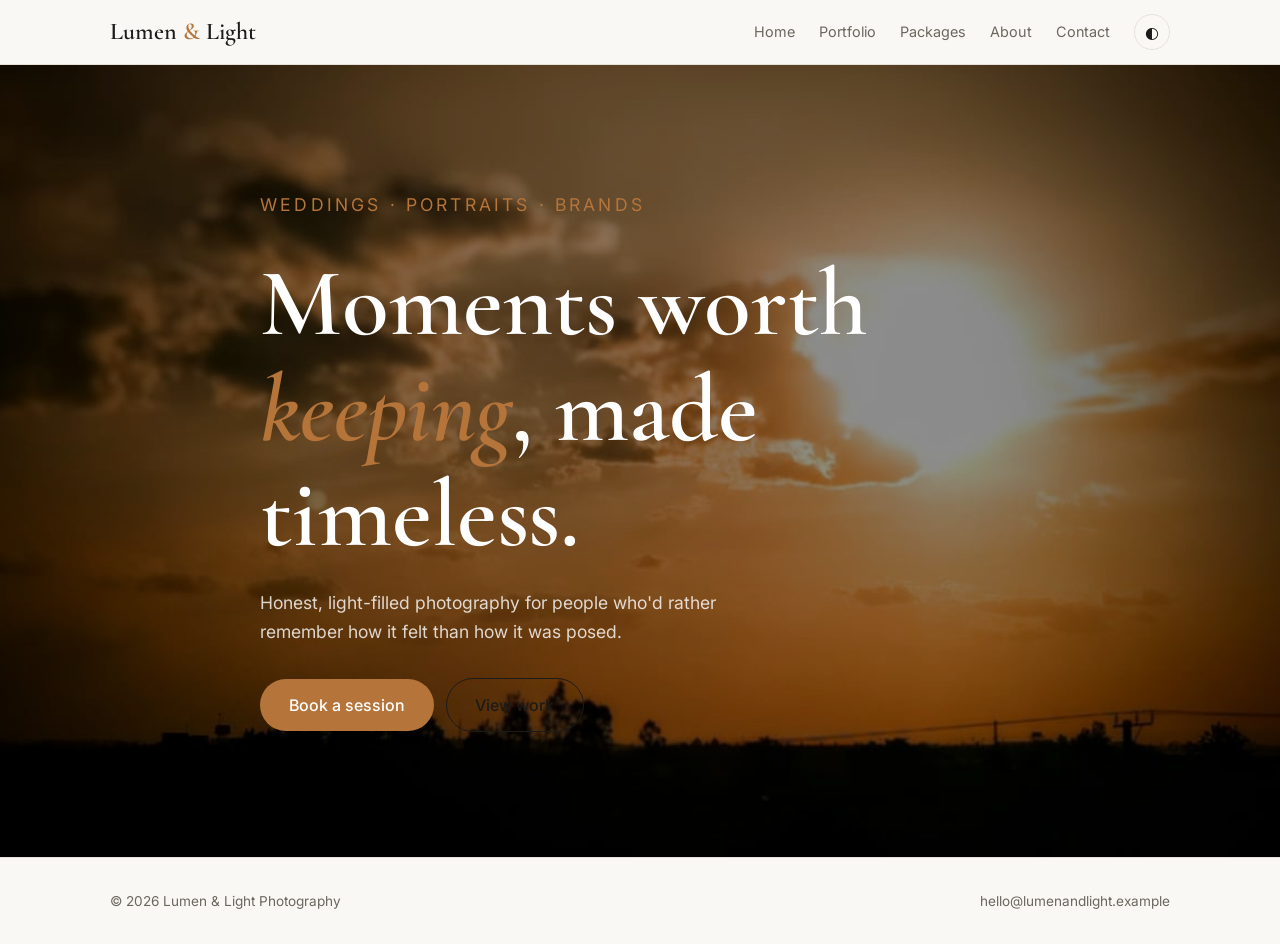
<file: index.html>
<!DOCTYPE html>
<html lang="en">
<head>
<meta charset="utf-8">
<meta name="viewport" content="width=device-width, initial-scale=1, viewport-fit=cover">
<title>Lumen &amp; Light Photography</title>
<link rel="stylesheet" href="https://fonts.googleapis.com/css2?family=Cormorant+Garamond:wght@500;600&family=Inter:wght@400;500&display=swap">
<link rel="stylesheet" href="styles.css">
</head>
<body>
<header>
  <div class="wrap bar">
    <a class="logo" href="index.html">Lumen <span>&amp;</span> Light</a>
    <nav id="nav">
      <a href="index.html" class="active">Home</a>
      <a href="portfolio.html">Portfolio</a>
      <a href="packages.html">Packages</a>
      <a href="about.html">About</a>
      <a href="contact.html">Contact</a>
      <button class="icon-btn" id="theme" aria-label="Toggle light or dark theme">◐</button>
    </nav>
    <button class="icon-btn menu-btn" id="menu" aria-label="Menu">☰</button>
  </div>
</header>

<main id="top">
<section class="hero">
  <!-- Replace "images/hero.jpg" with your actual hero image path -->
  <img class="hero-img" src="assets/WhatsApp Image 2026-11-03 at 18.07.43.jpeg" alt="Hero background photo">
  <div class="wrap">
    <p class="eyebrow">Weddings · Portraits · Brands</p>
    <h1>Moments worth <em>keeping</em>, made timeless.</h1>
    <p>Honest, light-filled photography for people who'd rather remember how it felt than how it was posed.</p>
    <a class="btn" href="contact.html">Book a session</a><a class="btn ghost" href="portfolio.html">View work</a>
  </div>
</section>
</main>

<footer><div class="wrap"><span>© <span id="yr"></span> Lumen &amp; Light Photography</span><span>hello@lumenandlight.example</span></div></footer>

<script src="script.js"></script>
</body>
</html>
</file>
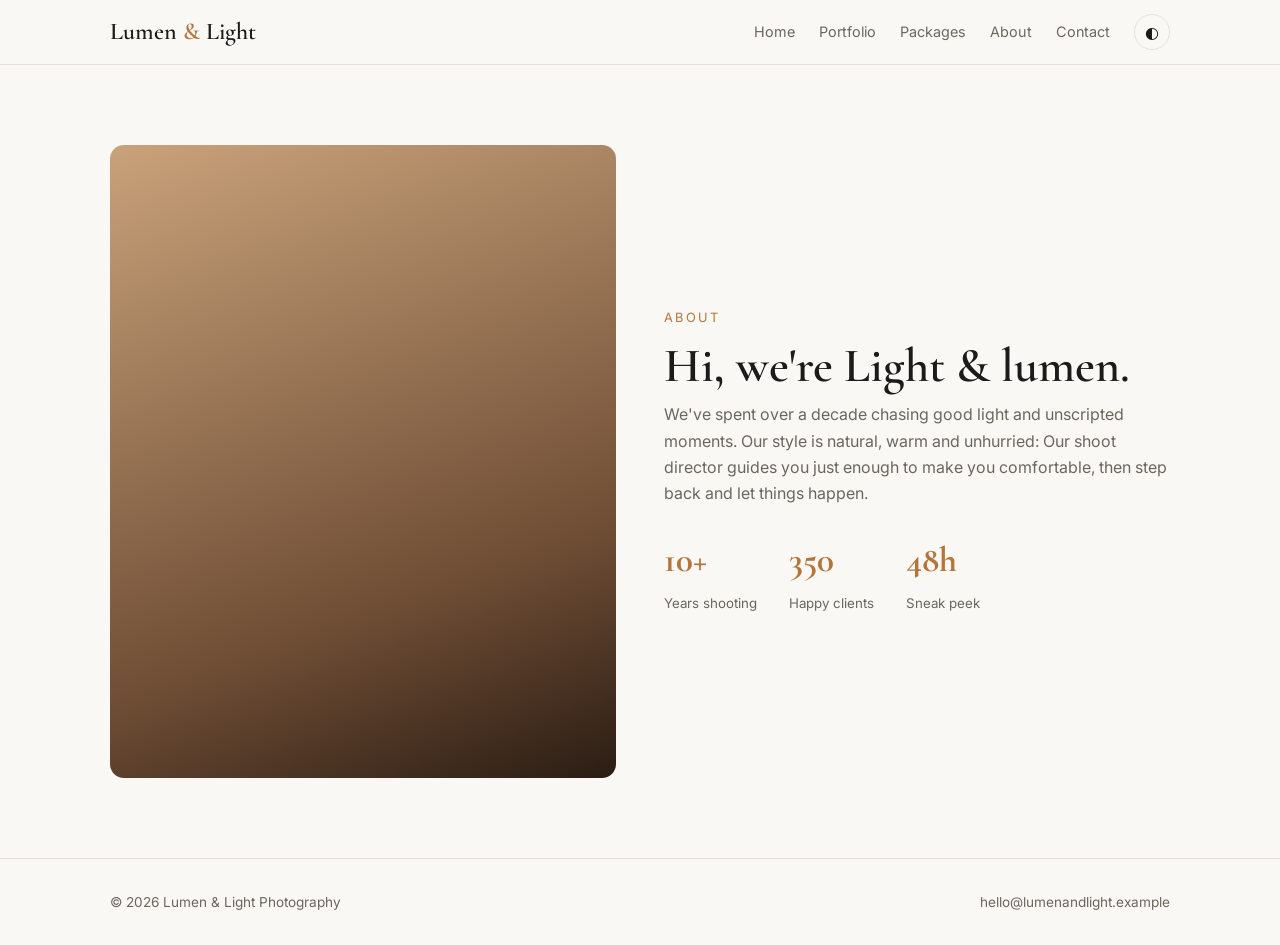
<file: about.html>
<!DOCTYPE html>
<html lang="en">
<head>
<meta charset="utf-8">
<meta name="viewport" content="width=device-width, initial-scale=1, viewport-fit=cover">
<title>About – Lumen &amp; Light Photography</title>
<link rel="stylesheet" href="https://fonts.googleapis.com/css2?family=Cormorant+Garamond:wght@500;600&family=Inter:wght@400;500&display=swap">
<link rel="stylesheet" href="styles.css">
</head>
<body>
<header>
  <div class="wrap bar">
    <a class="logo" href="index.html">Lumen <span>&amp;</span> Light</a>
    <nav id="nav">
      <a href="index.html">Home</a><a href="portfolio.html">Portfolio</a><a href="packages.html">Packages</a><a href="about.html" class="active">About</a><a href="contact.html">Contact</a>
      <button class="icon-btn" id="theme" aria-label="Toggle light or dark theme">◐</button>
    </nav>
    <button class="icon-btn menu-btn" id="menu" aria-label="Menu">☰</button>
  </div>
</header>

<main id="top">
<section id="about">
  <div class="wrap about">
    <div class="portrait" role="img" aria-label="Portrait placeholder"></div>
    <div>
      <p class="eyebrow">About</p>
      <h2>Hi, we're Light & lumen.</h2>
      <p style="color:var(--muted)">We've spent over a decade chasing good light and unscripted moments. Our style is natural, warm and unhurried: Our shoot director guides you just enough to make you comfortable, then step back and let things happen.</p>
      <div class="stats"><div><b>10+</b><small>Years shooting</small></div><div><b>350</b><small>Happy clients</small></div><div><b>48h</b><small>Sneak peek</small></div></div>
    </div>
  </div>
</section>
</main>

<footer><div class="wrap"><span>© <span id="yr"></span> Lumen &amp; Light Photography</span><span>hello@lumenandlight.example</span></div></footer>

<script src="script.js"></script>
</body>
</html>
</file>
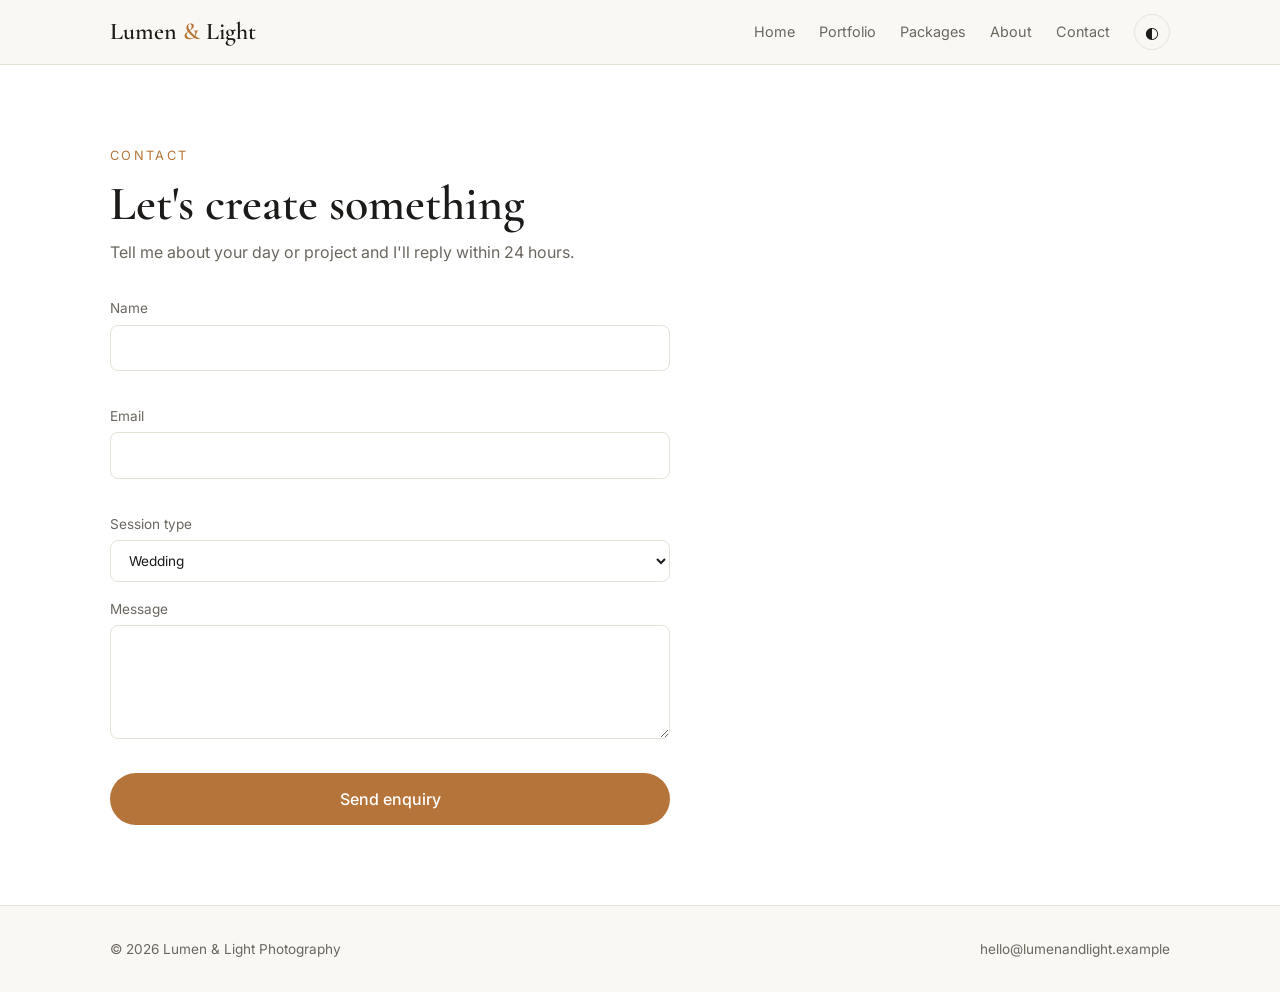
<file: contact.html>
<!DOCTYPE html>
<html lang="en">
<head>
<meta charset="utf-8">
<meta name="viewport" content="width=device-width, initial-scale=1, viewport-fit=cover">
<title>Contact – Lumen &amp; Light Photography</title>
<link rel="stylesheet" href="https://fonts.googleapis.com/css2?family=Cormorant+Garamond:wght@500;600&family=Inter:wght@400;500&display=swap">
<link rel="stylesheet" href="styles.css">
</head>
<body>
<header>
  <div class="wrap bar">
    <a class="logo" href="index.html">Lumen <span>&amp;</span> Light</a>
    <nav id="nav">
      <a href="index.html">Home</a><a href="portfolio.html">Portfolio</a><a href="packages.html">Packages</a><a href="about.html">About</a><a href="contact.html" class="active">Contact</a>
      <button class="icon-btn" id="theme" aria-label="Toggle light or dark theme">◐</button>
    </nav>
    <button class="icon-btn menu-btn" id="menu" aria-label="Menu">☰</button>
  </div>
</header>

<main id="top">
<section id="contact" style="background:var(--surface)">
  <div class="wrap">
    <p class="eyebrow">Contact</p>
    <h2>Let's create something</h2>
    <p class="lead">Tell me about your day or project and I'll reply within 24 hours.</p>
    <form id="form" novalidate>
      <label>Name<input name="name" autocomplete="name"><span class="err"></span></label>
      <label>Email<input name="email" type="email" autocomplete="email"><span class="err"></span></label>
      <label>Session type<select name="type"><option>Wedding</option><option>Portrait</option><option>Brand</option><option>Other</option></select></label>
      <label>Message<textarea name="msg" rows="4"></textarea><span class="err"></span></label>
      <button class="btn" type="submit">Send enquiry</button>
    </form>
    <div class="ok" id="ok" hidden></div>
  </div>
</section>
</main>

<footer><div class="wrap"><span>© <span id="yr"></span> Lumen &amp; Light Photography</span><span>hello@lumenandlight.example</span></div></footer>

<script src="script.js"></script>
</body>
</html>
</file>
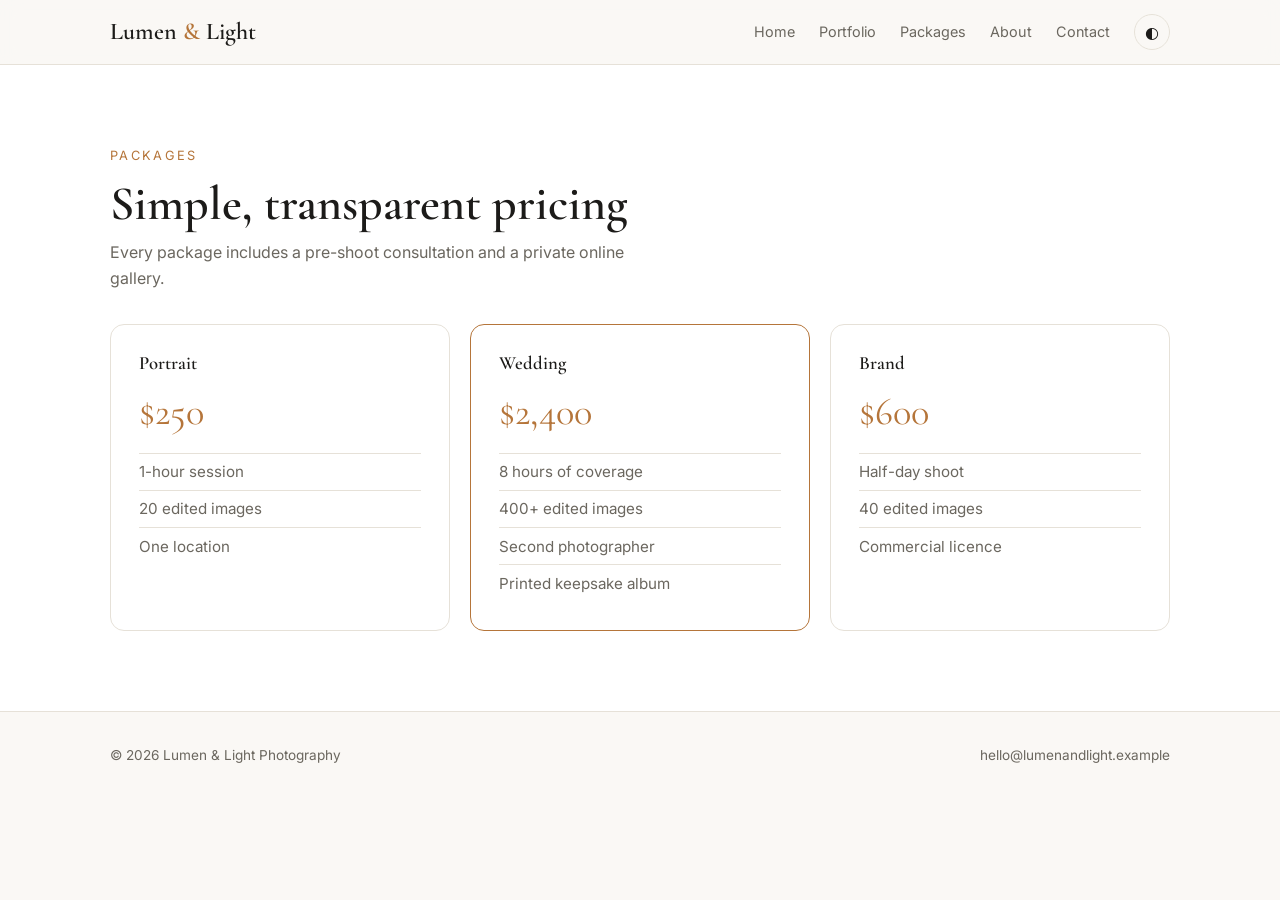
<file: packages.html>
<!DOCTYPE html>
<html lang="en">
<head>
<meta charset="utf-8">
<meta name="viewport" content="width=device-width, initial-scale=1, viewport-fit=cover">
<title>Packages – Lumen &amp; Light Photography</title>
<link rel="stylesheet" href="https://fonts.googleapis.com/css2?family=Cormorant+Garamond:wght@500;600&family=Inter:wght@400;500&display=swap">
<link rel="stylesheet" href="styles.css">
</head>
<body>
<header>
  <div class="wrap bar">
    <a class="logo" href="index.html">Lumen <span>&amp;</span> Light</a>
    <nav id="nav">
      <a href="index.html">Home</a><a href="portfolio.html">Portfolio</a><a href="packages.html" class="active">Packages</a><a href="about.html">About</a><a href="contact.html">Contact</a>
      <button class="icon-btn" id="theme" aria-label="Toggle light or dark theme">◐</button>
    </nav>
    <button class="icon-btn menu-btn" id="menu" aria-label="Menu">☰</button>
  </div>
</header>

<main id="top">
<section id="pricing" style="background:var(--surface)">
  <div class="wrap">
    <p class="eyebrow">Packages</p>
    <h2>Simple, transparent pricing</h2>
    <p class="lead">Every package includes a pre-shoot consultation and a private online gallery.</p>
    <div class="cards">
      <div class="card"><h3>Portrait</h3><div class="price">$250</div><ul><li>1-hour session</li><li>20 edited images</li><li>One location</li></ul></div>
      <div class="card pop"><h3>Wedding</h3><div class="price">$2,400</div><ul><li>8 hours of coverage</li><li>400+ edited images</li><li>Second photographer</li><li>Printed keepsake album</li></ul></div>
      <div class="card"><h3>Brand</h3><div class="price">$600</div><ul><li>Half-day shoot</li><li>40 edited images</li><li>Commercial licence</li></ul></div>
    </div>
  </div>
</section>
</main>

<footer><div class="wrap"><span>© <span id="yr"></span> Lumen &amp; Light Photography</span><span>hello@lumenandlight.example</span></div></footer>

<script src="script.js"></script>
</body>
</html>
</file>
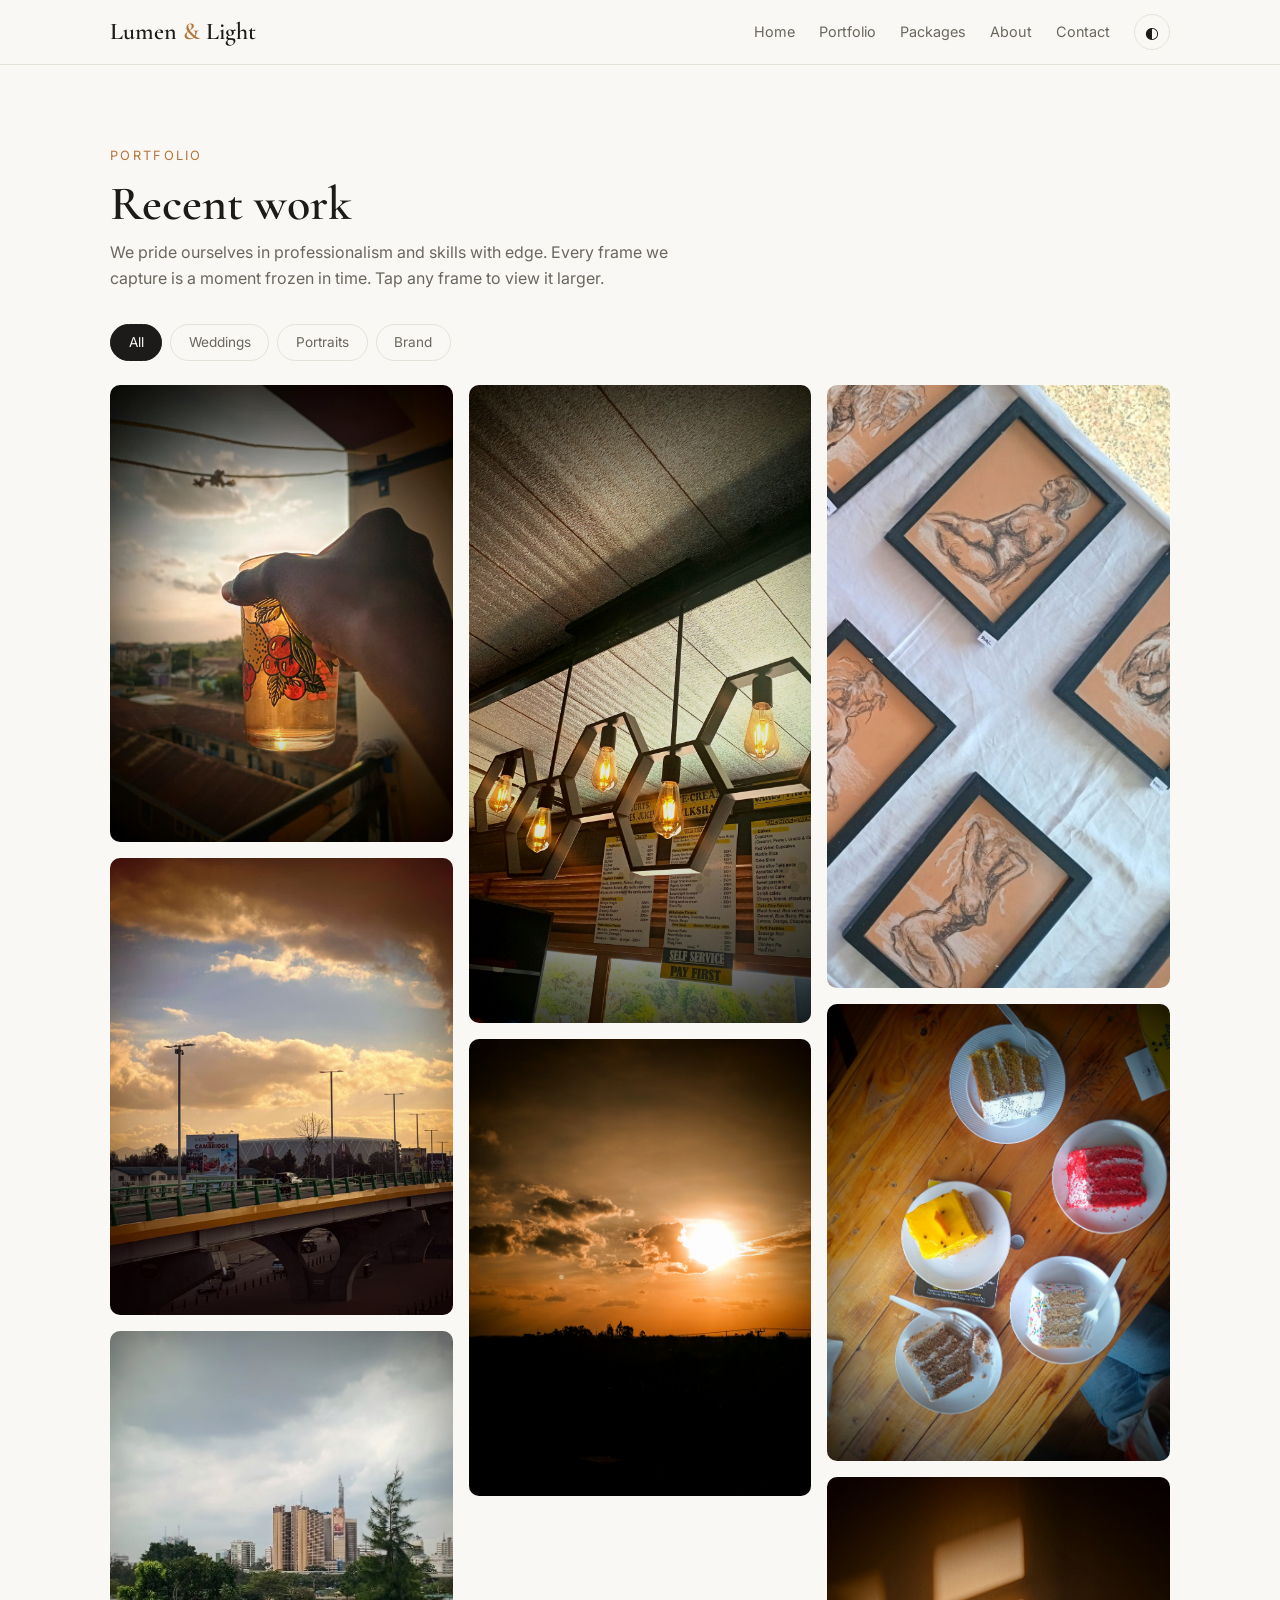
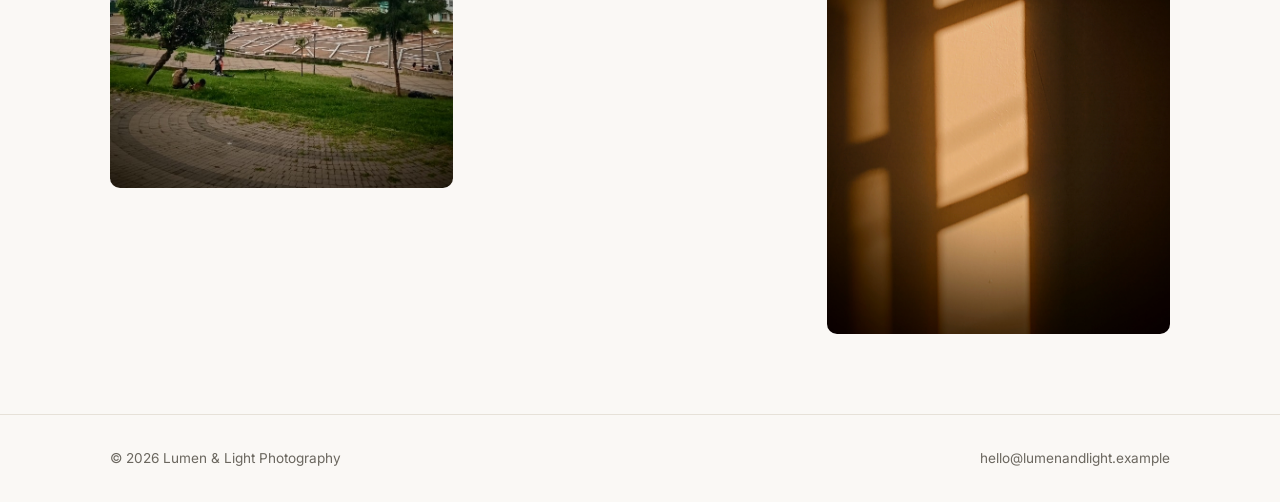
<file: portfolio.html>
<!DOCTYPE html>
<html lang="en">
<head>
<meta charset="utf-8">
<meta name="viewport" content="width=device-width, initial-scale=1, viewport-fit=cover">
<title>Portfolio – Lumen &amp; Light Photography</title>
<link rel="stylesheet" href="https://fonts.googleapis.com/css2?family=Cormorant+Garamond:wght@500;600&family=Inter:wght@400;500&display=swap">
<link rel="stylesheet" href="styles.css">
</head>
<body>
<header>
  <div class="wrap bar">
    <a class="logo" href="index.html">Lumen <span>&amp;</span> Light</a>
    <nav id="nav">
      <a href="index.html">Home</a><a href="portfolio.html" class="active">Portfolio</a><a href="packages.html">Packages</a><a href="about.html">About</a><a href="contact.html">Contact</a>
      <button class="icon-btn" id="theme" aria-label="Toggle light or dark theme">◐</button>
    </nav>
    <button class="icon-btn menu-btn" id="menu" aria-label="Menu">☰</button>
  </div>
</header>

<main id="top">
<section id="work">
  <div class="wrap">
    <p class="eyebrow">Portfolio</p>
    <h2>Recent work</h2>
    <p class="lead">We pride ourselves in professionalism and skills with edge. Every frame we capture is a moment frozen in time. Tap any frame to view it larger.</p>
    <div class="filters" id="filters"></div>
    <div class="grid" id="grid"></div>
  </div>
</section>
</main>

<footer><div class="wrap"><span>© <span id="yr"></span> Lumen &amp; Light Photography</span><span>hello@lumenandlight.example</span></div></footer>

<div class="lb" id="lb" role="dialog" aria-modal="true" aria-label="Image viewer">
  <button class="x" aria-label="Close">✕</button><button class="p" aria-label="Previous">‹</button><button class="n" aria-label="Next">›</button>
  <figure><div class="pic" id="pic"></div><figcaption id="cap"></figcaption></figure>
</div>

<script src="script.js"></script>
</body>
</html>
</file>
<file: styles.css>
:root{
    --bg:#faf8f5;
    --surface:#fff;
    --text:#1c1b19;
    --muted:#6b675f;
    --accent:#b5753a;
    --line:#e6e1d8;
    --overlay:rgba(250,248,245,.85);
    color-scheme:light;
box-sizing:border-box;
padding-top:env(safe-area-inset-top,0px);
padding-bottom:env(safe-area-inset-bottom,0px);
}

@media (prefers-color-scheme:dark){
    :root:not([data-theme="light"]){
        --bg:#151412;
        --surface:#1e1d1a;
        --text:#f2eee7;
        --muted:#a49f94;
        --accent:#d9955a;
        --line:#2e2c27;
        --overlay:rgba(21,20,18,.85);
        color-scheme:dark
    }
}
:root[data-theme="dark"]{
    --bg:#151412;
    --surface:#1e1d1a;
    --text:#f2eee7;
    --muted:#a49f94;
    --accent:#d9955a;
    --line:#2e2c27;
    --overlay:rgba(21,20,18,.85);
    color-scheme:dark
}
*{
    box-sizing:border-box;
    margin:0
}
html{
    scroll-behavior:smooth;
    scroll-padding-top:calc(72px + env(safe-area-inset-top,0px))
}
body{
    background:var(--bg);
    color:var(--text);
    font:400 16px/1.65 Inter,system-ui,sans-serif
}
body::before{
    content:"";
    position:fixed;
    inset:0 0 auto;
    height:env(safe-area-inset-top,0px);
    background:var(--overlay);
    z-index:60
}
h1,h2,h3{
    font-family:"Cormorant Garamond",Georgia,serif;
    font-weight:600;
    line-height:1.1
}
h2{
    font-size:clamp(2rem,5vw,3rem);
    margin-bottom:.5rem
}
a{color:inherit;
    text-decoration:none
}
.wrap{
    max-width:1100px;
    margin:0 auto;
    padding:0 1.25rem
}
section{
    padding:5rem 0
}
.eyebrow{
    color:var(--accent);
    font-size:.8rem;
    letter-spacing:.18em;
    text-transform:uppercase;
    margin-bottom:.75rem
}
.lead{
    color:var(--muted);
    max-width:560px;
    margin-bottom:2rem
}
header{
    position:sticky;
    top:env(safe-area-inset-top,0px);
    z-index:50;
    background:var(--overlay);
    backdrop-filter:blur(10px);
    border-bottom:1px solid var(--line)
}
.bar{
    display:flex;
    align-items:center;
    justify-content:space-between;
    height:64px
}
.logo{
    font-family:"Cormorant Garamond",Georgia,serif;
    font-size:1.5rem;
    font-weight:600
}
.logo span{
    color:var(--accent)
}
nav{
    display:flex;
    gap:1.5rem;
    align-items:center
}
nav a{
    font-size:.9rem;
    color:var(--muted)
}
nav a:hover{
    color:var(--text)
}
button{
    font:inherit;
    cursor:pointer
}
.icon-btn{
    background:none;
    border:1px solid var(--line);
    color:var(--text);
    border-radius:50%;
    width:36px;
    height:36px
}
.menu-btn{
    display:none
}
.btn{
    display:inline-block;
    background:var(--accent);
    color:#fff;border:0;
    border-radius:999px;
    padding:.8rem 1.8rem;
    font-weight:500
}
.btn:hover{
    filter:brightness(1.08)
}
.btn.ghost{
    background:none;
    border:1px solid var(--text);
    color:var(--text)
}
.hero{
    min-height:88vh;
    display:grid;
    align-items:center;
    position:relative;
    overflow:hidden
}
.hero-img{
    position:absolute;
    inset:0;
    width:100%;
    height:100%;
    object-fit:cover;
    object-position:center;
    z-index:0
}
.hero::after{
    content:"";
    position:absolute;
    inset:0;
    background:rgba(0,0,0,.45);
    z-index:1
}
.hero .wrap{
    position:relative;
    z-index:2
}
.hero h1{
    font-size:clamp(2.8rem,9vw,6rem);
    max-width:760px;
    margin-bottom:1.25rem;
    color:#fff
}
.hero h1 em{
    color:var(--accent)
}
.hero .eyebrow{
    color:var(--accent)
}
.hero p{
    color:rgba(255,255,255,.8);
    max-width:480px;
    margin-bottom:2rem;
    font-size:1.1rem
}
.hero .btn+.btn{
    margin-left:.75rem
}
.filters{
    display:flex;
    flex-wrap:wrap;
    gap:.5rem;
    margin-bottom:1.5rem
}
.filters button{
    background:none;
    border:1px solid var(--line);
    color:var(--muted);
    border-radius:999px;
    padding:.4rem 1.1rem;
    font-size:.85rem
}
.filters button.on{
    background:var(--text);
    color:var(--bg);
    border-color:var(--text)
}
.grid{
    columns:3 260px;
    column-gap:1rem
}
.tile{
    break-inside:avoid;
    margin-bottom:1rem;
    border-radius:10px;
    overflow:hidden;
    position:relative;
    cursor:pointer;
    border:0;
    width:100%;
    display:block;
    padding:0
}
.tile img{
    display:block;
    width:100%;
    height:auto;
    object-fit:cover
}
.tile span{
    position:absolute;
    left:0;
    right:0;
    bottom:0;
    padding:1.5rem .9rem .7rem;
    color:#fff;
    text-align:left;
    font-size:.85rem;
    background:linear-gradient(transparent,rgba(0,0,0,.6));
    opacity:0;
    transition:opacity .25s
}
.tile:hover span,.tile:focus-visible span{
    opacity:1
}
.cards{
    display:grid;
    grid-template-columns:repeat(auto-fit,minmax(240px,1fr));
    gap:1.25rem
}
.card{
    background:var(--surface);
    border:1px solid var(--line);
    border-radius:14px;
    padding:1.75rem
}
.card.pop{
    border-color:var(--accent)
}
.price{
    font-family:"Cormorant Garamond",Georgia,serif;
    font-size:2.4rem;
    color:var(--accent);
    margin:.5rem 0
}
.card ul{
    list-style:none;
    padding:0;
    color:var(--muted);
    font-size:.95rem
}
.card li{
    padding:.35rem 0;
    border-top:1px solid var(--line)
}
.about{
    display:grid;
    grid-template-columns:1fr 1fr;
    gap:3rem;
    align-items:center
}
.portrait{
    aspect-ratio:4/5;
    border-radius:14px;
    background:linear-gradient(160deg,#c9a27a,#6d4c34 70%,#2b1d14)
}
.stats{
    display:flex;
    gap:2rem;
    margin-top:1.5rem
}
.stats b{
    display:block;
    font-family:"Cormorant Garamond",Georgia,serif;
    font-size:2.2rem;
    color:var(--accent)
}
.stats small{
    color:var(--muted)
}
form{
    display:grid;
    gap:1rem;
    max-width:560px
}
label{
    display:grid;
    gap:.3rem;
    font-size:.85rem;
    color:var(--muted)
}
input,select,textarea{
    font:inherit;
    color:var(--text);
    background:var(--surface);
    border:1px solid var(--line);
    border-radius:8px;
    padding:.7rem .9rem;
    width:100%
}
input:focus,select:focus,textarea:focus{
    outline:2px solid var(--accent);
    outline-offset:1px
}
.err{
    color:#c0392b;
    font-size:.8rem;
    min-height:1em
}
.ok{
    background:var(--surface);
    border:1px solid var(--accent);
    border-radius:12px;
    padding:1.5rem;
    max-width:560px
}
footer{
    border-top:1px solid var(--line);
    padding:2rem 0;color:var(--muted);
    font-size:.85rem
}
footer .wrap{
    display:flex;
    justify-content:space-between;
    flex-wrap:wrap;
    gap:.5rem
}
.lb{
    position:fixed;
    inset:0;
    background:rgba(0,0,0,.92);
    z-index:100;
    display:none;
    place-items:center;
    padding:1rem
}
.lb.open{
    display:grid
}
.lb figure{
    width:min(900px,100%)
}
.lb .pic{
    border-radius:8px;
    overflow:hidden;
    line-height:0
}
.lb .pic img{
    width:100%;
    height:auto;
    max-height:80vh;
    object-fit:contain;
    border-radius:8px
}
.lb figcaption{
    color:#ddd;
    text-align:center;
    margin-top:.8rem
}
.lb button{
    position:absolute;
    background:rgba(255,255,255,.12);
    color:#fff;
    border:0;
    border-radius:50%;
    width:44px;
    height:44px;
    font-size:1.3rem
}
.lb .x{
    top:calc(1rem + env(safe-area-inset-top,0px));
    right:1rem
}
.lb .p{
    left:1rem;top:50%
}
.lb .n{
    right:1rem;
    top:50%
}

@media (max-width:760px){
.menu-btn{
    display:inline-block
}
nav{
    position:absolute;
    top:64px;
    left:0;
    right:0;
    background:var(--bg);
    flex-direction:column;
    padding:1.25rem;
    border-bottom:1px solid var(--line);
    display:none
}
nav.open{
    display:flex
}
.about{
    grid-template-columns:1fr
}
section{
    padding:3.5rem 0
}
}
</file>
